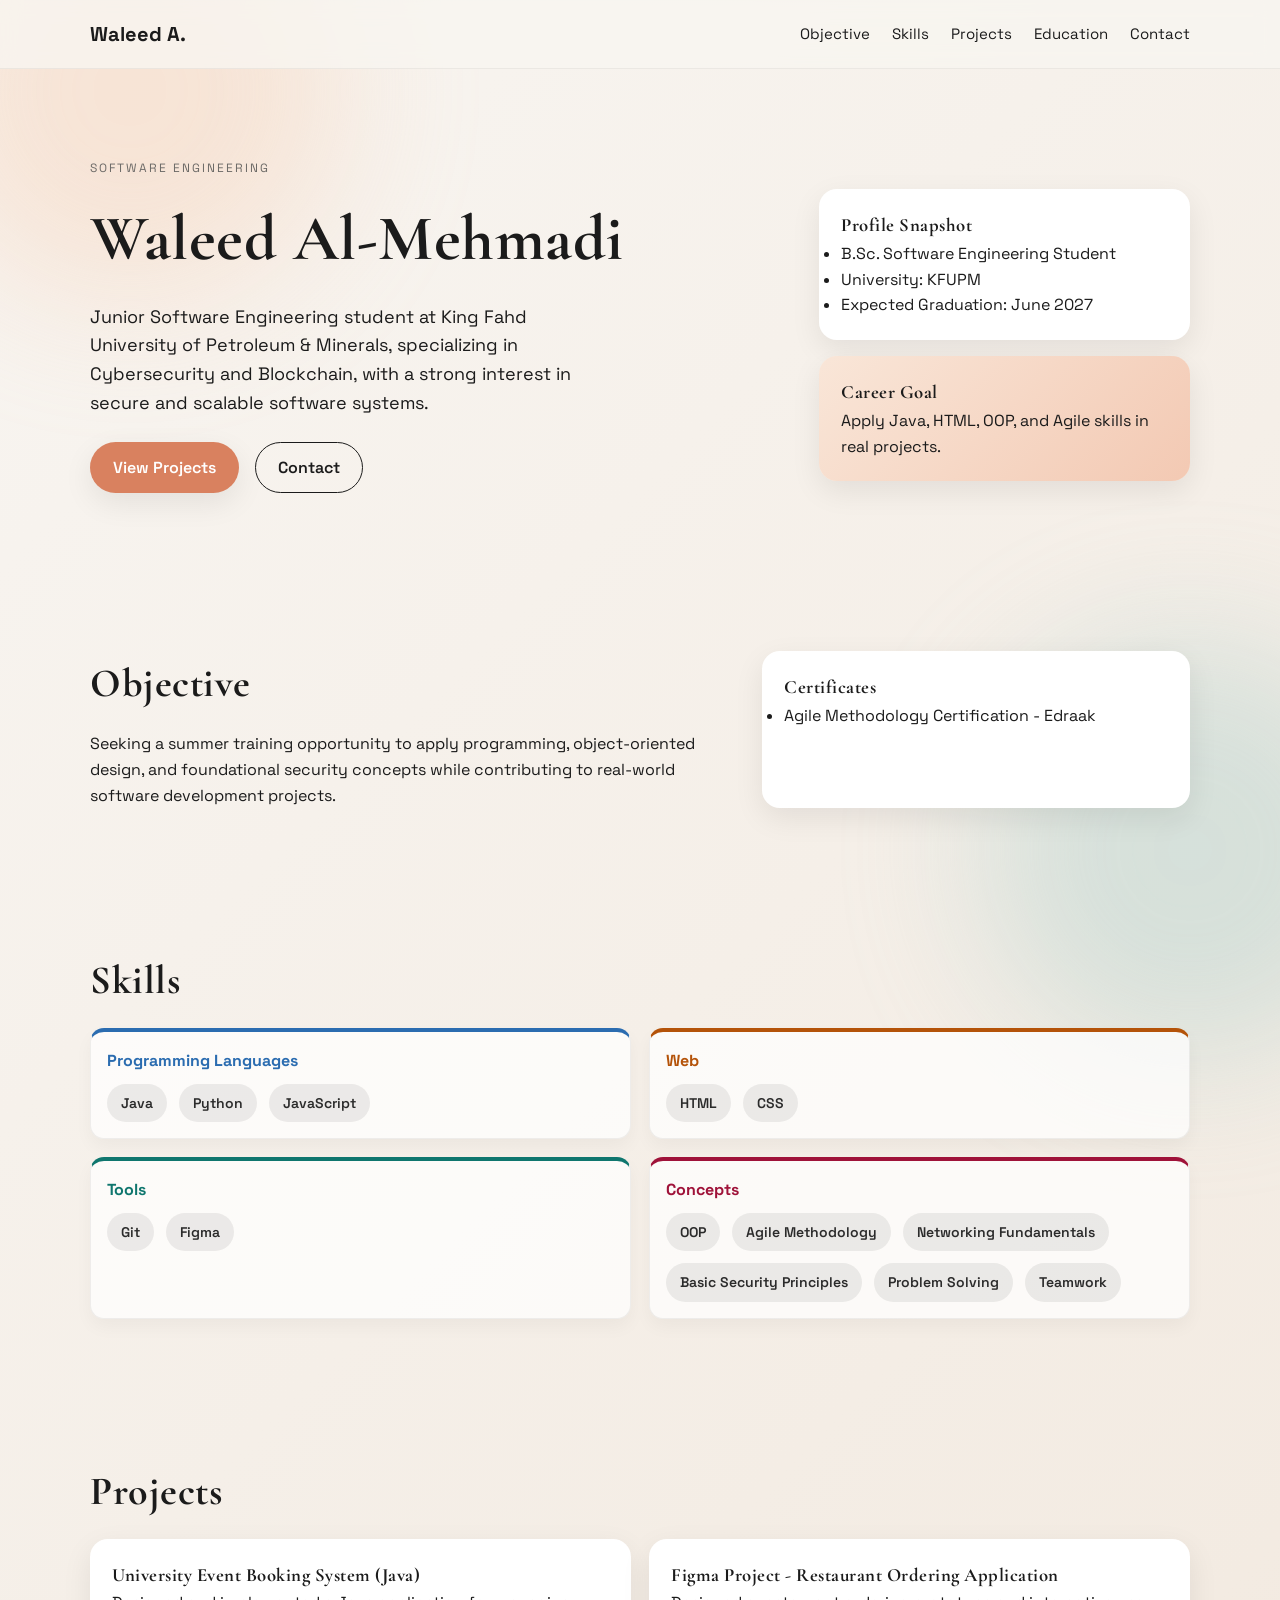
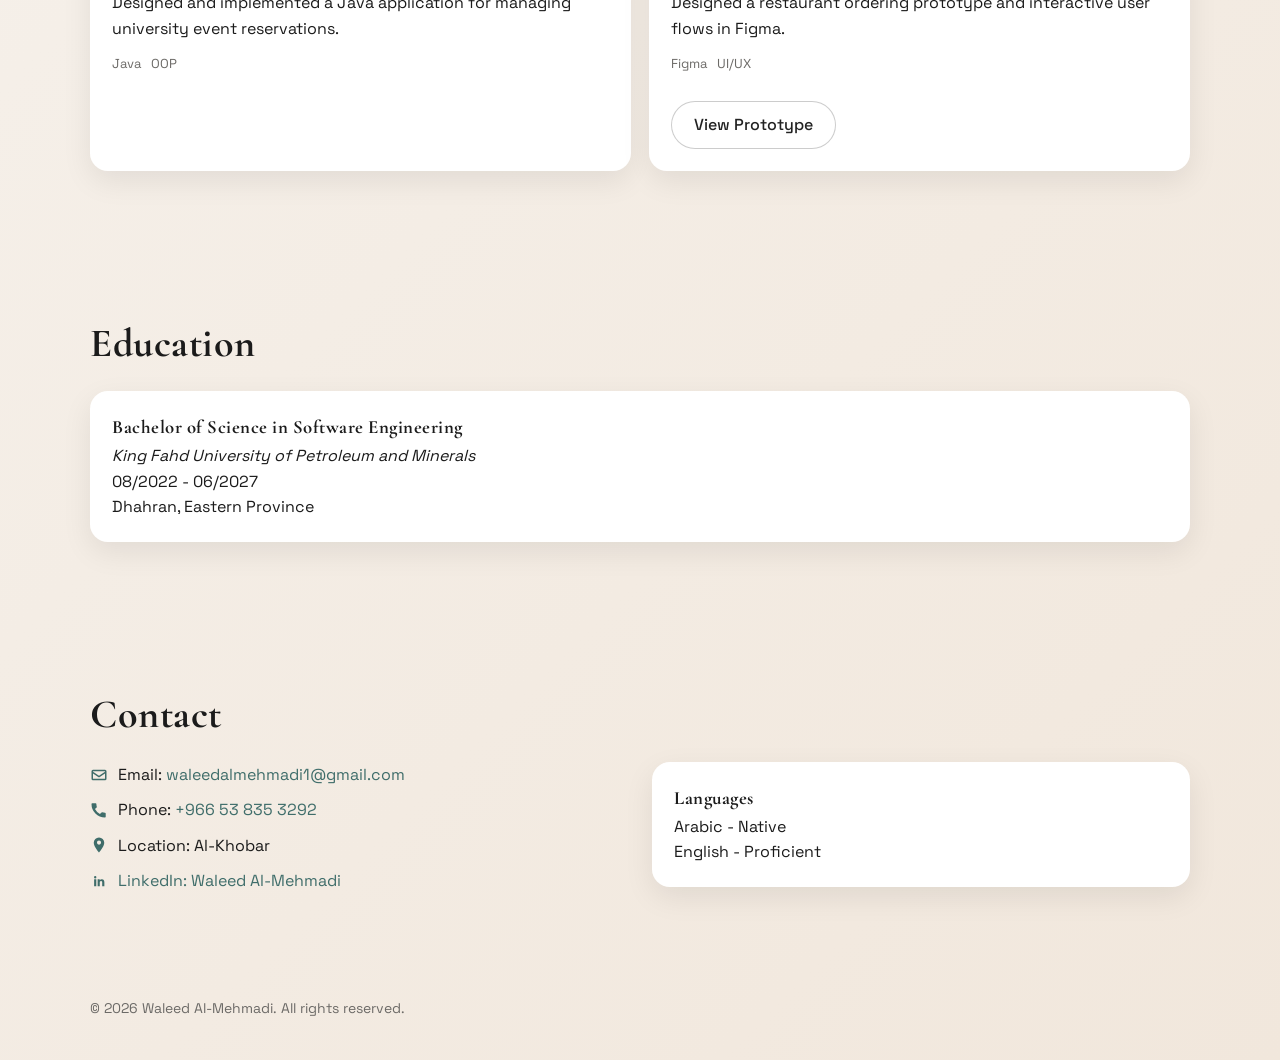
<file: index.html>
<!DOCTYPE html>
<html lang="en">
<head>
  <meta charset="UTF-8" />
  <meta name="viewport" content="width=device-width, initial-scale=1" />
  <title>Waleed Almehmadi | CV</title>
  <link rel="preconnect" href="https://fonts.googleapis.com" />
  <link rel="preconnect" href="https://fonts.gstatic.com" crossorigin />
  <link href="https://fonts.googleapis.com/css2?family=Cormorant+Garamond:wght@500;600;700&family=Space+Grotesk:wght@300;400;500;600;700&display=swap" rel="stylesheet" />
  <link rel="stylesheet" href="style.css" />
</head>
<body>
  <div class="bg-orb orb-a"></div>
  <div class="bg-orb orb-b"></div>

  <header class="site-header" id="top">
    <div class="container nav-wrap">
      <a class="logo" href="#top">Waleed A.</a>
      <nav class="nav" id="nav">
        <a href="#objective">Objective</a>
        <a href="#skills">Skills</a>
        <!-- <a href="#experience">Experience</a> -->
        <a href="#projects">Projects</a>
        <a href="#education">Education</a>
        <a href="#contact">Contact</a>
      </nav>
      <button class="nav-toggle" id="navToggle" aria-label="Toggle navigation">
        <span></span>
        <span></span>
        <span></span>
      </button>
    </div>
  </header>

  <main>
    <section class="hero">
      <div class="container hero-grid">
        <div class="hero-text">
          <p class="eyebrow">Software Engineering</p>
          <h1>Waleed Al-Mehmadi</h1>
          <p class="lead">
            Junior Software Engineering student at King Fahd University of Petroleum & Minerals, specializing in Cybersecurity and Blockchain, with a strong interest in secure and scalable software systems.
          </p>
          <div class="cta-row">
            <a class="btn primary" href="#projects">View Projects</a>
            <a class="btn ghost" href="#contact">Contact</a>
          </div>
          
        </div>
        <div class="hero-card">
          <div class="card">
            <h3>Profile Snapshot</h3>
            <ul>
              <li>B.Sc. Software Engineering Student</li>
              <li>University: KFUPM</li>
              <li>Expected Graduation: June 2027</li>
            </ul>
          </div>
          <div class="card accent">
            <h3>Career Goal</h3>
            <p>Apply Java, HTML, OOP, and Agile skills in real projects.</p>
          </div>
        </div>
      </div>
    </section>

    <section class="section" id="objective">
      <div class="container split">
        <div>
          <h2>Objective</h2>
          <p>
            Seeking a summer training opportunity to apply programming, object-oriented design, and foundational security concepts while contributing to real-world software development projects.
          </p>
          
        </div>
        <div class="card">
          <h3>Certificates</h3>
          <ul>
            <li>Agile Methodology Certification - Edraak</li>
          </ul>
        </div>
      </div>
    </section>

    <section class="section" id="skills">
      <div class="container">
        <h2>Skills</h2>
        <!-- <p class="skills-intro">Core technical skills organized by focus area.</p> -->
        <div class="skills-groups">
          <article class="skill-group tone-languages">
            <div class="skill-head">
              <p class="skill-label">Programming Languages</p>
            </div>
            <div class="chip-grid">
              <span class="chip">Java</span>
              <span class="chip">Python</span>
              <span class="chip">JavaScript</span>
            </div>
          </article>
          <article class="skill-group tone-web">
            <div class="skill-head">
              <p class="skill-label">Web</p>
            </div>
            <div class="chip-grid">
              <span class="chip">HTML</span>
              <span class="chip">CSS</span>
            </div>
          </article>
          <article class="skill-group tone-tools">
            <div class="skill-head">
              <p class="skill-label">Tools</p>
            </div>
            <div class="chip-grid">
              <span class="chip">Git</span>
              <span class="chip">Figma</span>
            </div>
          </article>
          <article class="skill-group tone-concepts">
            <div class="skill-head">
              <p class="skill-label">Concepts</p>
            </div>
            <div class="chip-grid">
              <span class="chip">OOP</span>
              <span class="chip">Agile Methodology</span>
              <span class="chip">Networking Fundamentals</span>
              <span class="chip">Basic Security Principles</span>
              <span class="chip">Problem Solving</span>
              <span class="chip">Teamwork</span>
            </div>
          </article>
        </div>
      </div>
    </section>

    <!-- <section class="section" id="experience">
      <div class="container">
        <h2>Experience</h2>
        <div class="timeline">
          <div class="timeline-item">
            <div class="time">2024</div>
            <div class="content">
              <h3>Academic Project - University Event Booking System</h3>
              <p><em>King Fahd University of Petroleum and Minerals</em></p>
              <p>Developed a Java-based application to manage university event reservations.</p>
              <p>Implemented event creation, booking, and seat management using OOP principles.</p>
            </div>
          </div>
        </div>
      </div>
    </section> -->

    <section class="section" id="projects">
      <div class="container">
        <h2>Projects</h2>
        <div class="project-grid">
          <article class="card project">
            <h3>University Event Booking System (Java)</h3>
            <p>Designed and implemented a Java application for managing university event reservations.</p>
            <div class="tags">
              <span>Java</span>
              <span>OOP</span>
            
            </div>
          </article>
          <article class="card project">
            <h3>Figma Project - Restaurant Ordering Application</h3>
            <p>Designed a restaurant ordering prototype and interactive user flows in Figma.</p>
            <div class="tags">
              <span>Figma</span>
              <span>UI/UX</span>
            </div>
            <div class="project-action">
              <a href="https://www.figma.com/proto/PANv7mBSfnQLidIhsKZ9Uz/eative-food-delivery-app--Community-?node-id=1264-1437&t=MwBD2bwjFwSL0x3p-1" target="_blank" rel="noopener noreferrer" class="demo-btn">View Prototype</a>
            </div>
          </article>
        </div>
      </div>
    </section>

    <section class="section" id="education">
      <div class="container">
        <h2>Education</h2>
        <div class="card">
          <h3>Bachelor of Science in Software Engineering</h3>
          <p><em>King Fahd University of Petroleum and Minerals</em></p>
          <p>08/2022 - 06/2027</p>
          <p>Dhahran, Eastern Province</p>
        </div>
      </div>
    </section>

    <section class="section" id="contact">
      <div class="container">
        <h2>Contact</h2>
        <div class="contact-grid">
          <div>
            <!-- <p>Reach out for internships, collaboration, or opportunities:</p> -->
            <ul class="contact-list">
              <li>
                <span class="contact-item">
                  <svg class="contact-icon" viewBox="0 0 24 24" aria-hidden="true">
                    <path fill="currentColor" d="M4 5h16a2 2 0 0 1 2 2v10a2 2 0 0 1-2 2H4a2 2 0 0 1-2-2V7a2 2 0 0 1 2-2Zm0 2v.51l8 5.34 8-5.34V7H4Zm16 10V9.92l-7.45 4.98a1 1 0 0 1-1.1 0L4 9.92V17h16Z"/>
                  </svg>
                  <span>Email: <a href="mailto:waleedalmehmadi1@gmail.com">waleedalmehmadi1@gmail.com</a></span>
                </span>
              </li>
              <li>
                <span class="contact-item">
                  <svg class="contact-icon" viewBox="0 0 24 24" aria-hidden="true">
                    <path fill="currentColor" d="M6.62 10.79a15.46 15.46 0 0 0 6.59 6.59l2.2-2.2a1 1 0 0 1 1.02-.24 11.2 11.2 0 0 0 3.52.56 1 1 0 0 1 1 1V21a1 1 0 0 1-1 1A17.93 17.93 0 0 1 2 4a1 1 0 0 1 1-1h4.5a1 1 0 0 1 1 1 11.2 11.2 0 0 0 .56 3.52 1 1 0 0 1-.24 1.02l-2.2 2.25Z"/>
                  </svg>
                  <span>Phone: <a href="tel:+966538353292">+966 53 835 3292</a></span>
                </span>
              </li>
              <li>
                <span class="contact-item">
                  <svg class="contact-icon" viewBox="0 0 24 24" aria-hidden="true">
                    <path fill="currentColor" d="M12 2a7 7 0 0 0-7 7c0 5.25 7 13 7 13s7-7.75 7-13a7 7 0 0 0-7-7Zm0 9.5A2.5 2.5 0 1 1 12 6a2.5 2.5 0 0 1 0 5.5Z"/>
                  </svg>
                  <span>Location: Al-Khobar</span>
                </span>
              </li>
              <li>
                <span class="contact-item">
                  <svg class="contact-icon" viewBox="0 0 24 24" aria-hidden="true">
                    <path fill="currentColor" d="M6.94 8.5A1.56 1.56 0 1 1 6.94 5.38a1.56 1.56 0 0 1 0 3.12ZM5.5 9.75h2.88V19H5.5V9.75Zm4.69 0h2.76v1.26h.04a3.03 3.03 0 0 1 2.72-1.5c2.9 0 3.44 1.9 3.44 4.37V19h-2.88v-4.53c0-1.08-.02-2.47-1.5-2.47-1.5 0-1.73 1.17-1.73 2.39V19h-2.85V9.75Z"/>
                  </svg>
                  <a href="https://www.linkedin.com/in/waleed-al-mehmadi-9793302b5" target="_blank" rel="noopener noreferrer">LinkedIn: Waleed Al-Mehmadi</a>
                </span>
              </li>
            </ul>
          </div>
          <div class="card">
            <h3>Languages</h3>
            <p>Arabic - Native</p>
            <p>English - Proficient</p>
          </div>
        </div>
      </div>
    </section>
  </main>

  <footer class="footer">
    <div class="container">
      <span>&copy; 2026 Waleed Al-Mehmadi. All rights reserved.</span>
    </div>
  </footer>

  <script src="script.js"></script>
</body>
</html>
</file>
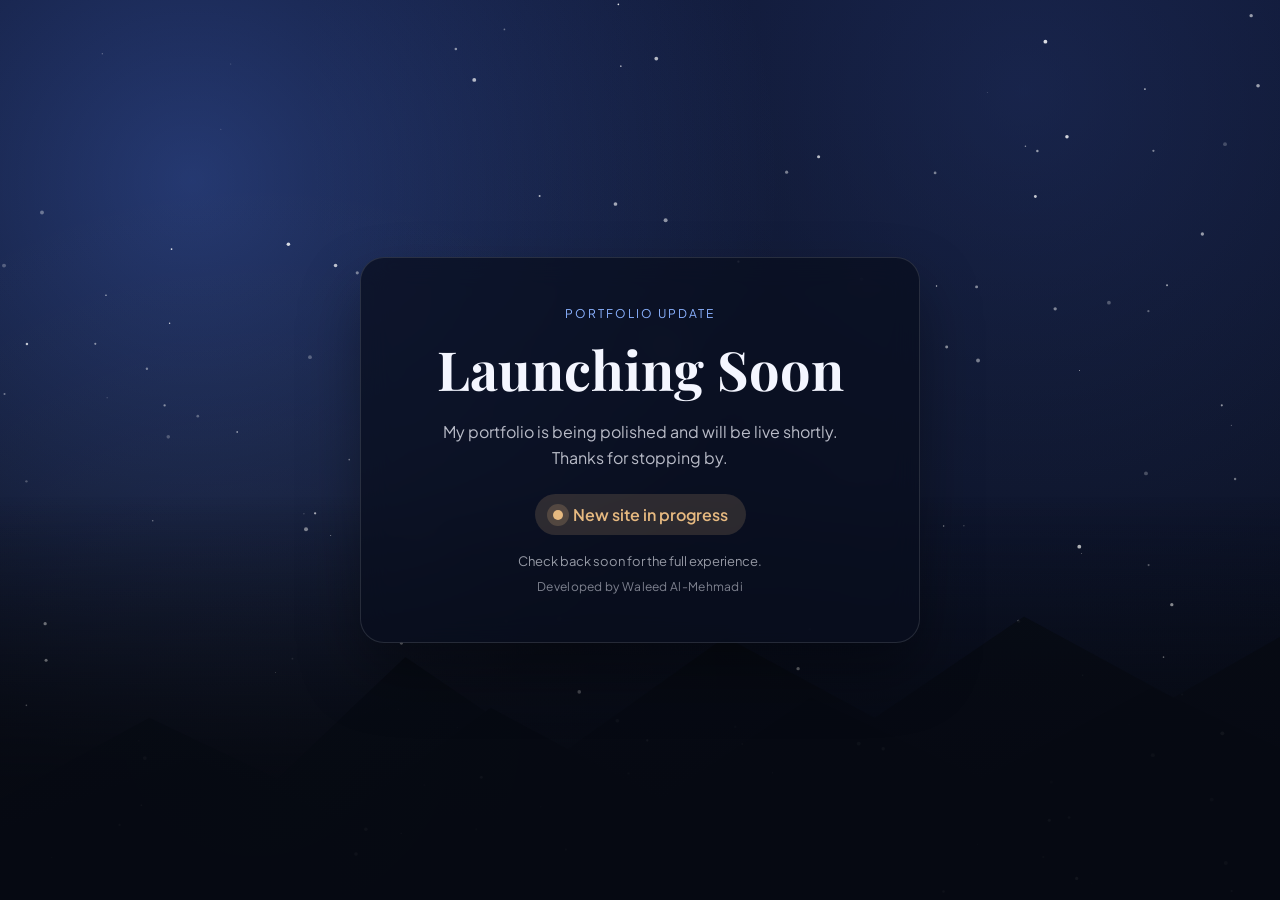
<file: indextest.html>
<!DOCTYPE html>
<html lang="en">
<head>
  <meta charset="UTF-8" />
  <meta name="viewport" content="width=device-width, initial-scale=1" />
  <title>Launching Soon!</title>
  <link rel="preconnect" href="https://fonts.googleapis.com" />
  <link rel="preconnect" href="https://fonts.gstatic.com" crossorigin />
  <link href="https://fonts.googleapis.com/css2?family=Playfair+Display:wght@600;700&family=Plus+Jakarta+Sans:wght@300;400;600&display=swap" rel="stylesheet" />
  <style>
    :root {
      --ink: #f4f6ff;
      --paper: #0a0f1f;
      --accent: #e6b980;
      --accent-2: #8bb2ff;
    }

    * {
      box-sizing: border-box;
      margin: 0;
      padding: 0;
    }

    body {
      min-height: 100vh;
      font-family: "Plus Jakarta Sans", sans-serif;
      color: var(--ink);
      background: var(--paper);
      overflow: hidden;
      display: grid;
      place-items: center;
    }

    .sky {
      position: fixed;
      inset: 0;
      background:
        radial-gradient(circle at 15% 20%, rgba(86, 132, 255, 0.35), transparent 45%),
        radial-gradient(circle at 80% 10%, rgba(40, 60, 120, 0.45), transparent 55%),
        radial-gradient(circle at 60% 80%, rgba(10, 15, 31, 0.95), transparent 60%),
        linear-gradient(180deg, #0b1128 0%, #0a0f1f 55%, #070a12 100%);
      animation: drift 24s ease-in-out infinite;
      z-index: -3;
    }

    @keyframes drift {
      0% {
        transform: translate3d(0, 0, 0) scale(1);
      }
      50% {
        transform: translate3d(-2%, -1%, 0) scale(1.03);
      }
      100% {
        transform: translate3d(0, 0, 0) scale(1);
      }
    }

    canvas#stars {
      position: fixed;
      inset: 0;
      z-index: -2;
    }

    .mountains {
      position: fixed;
      inset: auto 0 0 0;
      height: 45vh;
      background:
        linear-gradient(180deg, rgba(7, 10, 18, 0) 0%, rgba(7, 10, 18, 0.95) 70%),
        url("data:image/svg+xml;utf8,<svg xmlns='http://www.w3.org/2000/svg' viewBox='0 0 1200 400' preserveAspectRatio='none'><path d='M0,300 L140,220 L260,280 L380,160 L520,260 L680,140 L820,220 L960,120 L1100,200 L1200,140 L1200,400 L0,400 Z' fill='%23080c16'/><path d='M0,330 L180,260 L320,320 L460,210 L620,300 L760,200 L920,280 L1080,190 L1200,250 L1200,400 L0,400 Z' fill='%23060a12'/></svg>");
      background-size: cover;
      background-position: center bottom;
      opacity: 0.95;
      z-index: -1;
    }

    .mist {
      position: fixed;
      inset: 0;
      background: radial-gradient(circle at 20% 80%, rgba(255, 255, 255, 0.06), transparent 45%);
      opacity: 0.6;
      animation: mist 20s ease-in-out infinite;
      z-index: -1;
      pointer-events: none;
    }

    @keyframes mist {
      0% {
        transform: translate3d(0, 0, 0);
      }
      50% {
        transform: translate3d(2%, -1%, 0);
      }
      100% {
        transform: translate3d(0, 0, 0);
      }
    }

    .card {
      background: rgba(9, 14, 30, 0.75);
      border: 1px solid rgba(255, 255, 255, 0.12);
      border-radius: 24px;
      padding: 48px 56px;
      text-align: center;
      backdrop-filter: blur(14px);
      box-shadow: 0 30px 60px rgba(0, 0, 0, 0.35);
      max-width: 560px;
      width: min(90%, 560px);
    }

    .eyebrow {
      text-transform: uppercase;
      letter-spacing: 2px;
      font-size: 12px;
      color: var(--accent-2);
      margin-bottom: 12px;
    }

    h1 {
      font-family: "Playfair Display", serif;
      font-size: clamp(36px, 6vw, 54px);
      margin-bottom: 14px;
    }

    p {
      font-size: 16px;
      color: rgba(244, 246, 255, 0.75);
      margin-bottom: 24px;
      line-height: 1.6;
    }

    .status {
      display: inline-flex;
      align-items: center;
      gap: 10px;
      padding: 10px 18px;
      border-radius: 999px;
      background: rgba(230, 185, 128, 0.16);
      color: var(--accent);
      font-weight: 600;
    }

    .dot {
      width: 10px;
      height: 10px;
      border-radius: 50%;
      background: var(--accent);
      box-shadow: 0 0 0 6px rgba(230, 185, 128, 0.2);
      animation: pulse 2s ease-in-out infinite;
    }

    @keyframes pulse {
      0% {
        transform: scale(0.9);
        opacity: 0.7;
      }
      50% {
        transform: scale(1);
        opacity: 1;
      }
      100% {
        transform: scale(0.9);
        opacity: 0.7;
      }
    }

    .note {
      margin-top: 18px;
      font-size: 13px;
      color: rgba(244, 246, 255, 0.6);
    }

    .credit {
      margin-top: 10px;
      font-size: 12px;
      color: rgba(244, 246, 255, 0.5);
      letter-spacing: 0.3px;
    }
  </style>
</head>
<body>
  <div class="sky" aria-hidden="true"></div>
  <canvas id="stars" aria-hidden="true"></canvas>
  <div class="mist" aria-hidden="true"></div>
  <div class="mountains" aria-hidden="true"></div>

  <main class="card">
    <div class="eyebrow">Portfolio Update</div>
    <h1>Launching Soon</h1>
    <p>
      My portfolio is being polished and will be live shortly. Thanks for stopping by.
    </p>
    <div class="status">
      <span class="dot"></span>
      New site in progress
    </div>
    <div class="note">Check back soon for the full experience.</div>
    <div class="credit">Developed by Waleed Al-Mehmadi</div>
  </main>

  <script>
    const canvas = document.getElementById("stars");
    const ctx = canvas.getContext("2d");
    const stars = [];
    const shootingStars = [];
    const starCount = 140;
    const minSpawnDelay = 900;
    const maxSpawnDelay = 2600;
    let nextSpawnAt = 0;

    const resize = () => {
      canvas.width = window.innerWidth;
      canvas.height = window.innerHeight;
    };

    const initStars = () => {
      stars.length = 0;
      for (let i = 0; i < starCount; i += 1) {
        stars.push({
          x: Math.random() * canvas.width,
          y: Math.random() * canvas.height,
          size: Math.random() * 1.6 + 0.4,
          alpha: Math.random() * 0.7 + 0.2,
          drift: Math.random() * 0.3 + 0.05
        });
      }
    };

    const createShootingStar = () => {
      const startX = Math.random() * canvas.width * 0.65 + canvas.width * 0.2;
      const startY = Math.random() * canvas.height * 0.45;
      const speed = Math.random() * 7 + 8;
      const angle = (Math.PI / 180) * (Math.random() * 12 + 20);
      shootingStars.push({
        x: startX,
        y: startY,
        vx: Math.cos(angle) * speed,
        vy: Math.sin(angle) * speed,
        life: 0,
        maxLife: Math.random() * 18 + 42,
        length: Math.random() * 70 + 90
      });
    };

    const drawShootingStars = () => {
      const now = performance.now();
      if (now >= nextSpawnAt) {
        createShootingStar();
        nextSpawnAt = now + Math.random() * (maxSpawnDelay - minSpawnDelay) + minSpawnDelay;
      }

      for (let i = shootingStars.length - 1; i >= 0; i -= 1) {
        const meteor = shootingStars[i];
        meteor.x += meteor.vx;
        meteor.y += meteor.vy;
        meteor.life += 1;

        const progress = meteor.life / meteor.maxLife;
        const alpha = Math.max(0, 1 - progress);
        const tailX = meteor.x - meteor.vx * (meteor.length / 25);
        const tailY = meteor.y - meteor.vy * (meteor.length / 25);
        const gradient = ctx.createLinearGradient(meteor.x, meteor.y, tailX, tailY);
        gradient.addColorStop(0, `rgba(255, 245, 210, ${alpha})`);
        gradient.addColorStop(1, "rgba(255, 245, 210, 0)");

        ctx.globalAlpha = 1;
        ctx.strokeStyle = gradient;
        ctx.lineWidth = 2;
        ctx.beginPath();
        ctx.moveTo(meteor.x, meteor.y);
        ctx.lineTo(tailX, tailY);
        ctx.stroke();

        if (
          meteor.life >= meteor.maxLife ||
          meteor.x > canvas.width + 120 ||
          meteor.y > canvas.height + 120
        ) {
          shootingStars.splice(i, 1);
        }
      }
    };

    const draw = () => {
      ctx.clearRect(0, 0, canvas.width, canvas.height);
      ctx.fillStyle = "#ffffff";
      stars.forEach((star) => {
        ctx.globalAlpha = star.alpha;
        ctx.beginPath();
        ctx.arc(star.x, star.y, star.size, 0, Math.PI * 2);
        ctx.fill();
        star.x += star.drift * 0.3;
        star.y += star.drift * 0.1;
        if (star.x > canvas.width + 10) star.x = -10;
        if (star.y > canvas.height + 10) star.y = -10;
      });
      drawShootingStars();
      ctx.globalAlpha = 1;
      requestAnimationFrame(draw);
    };

    window.addEventListener("resize", () => {
      resize();
      initStars();
      shootingStars.length = 0;
    });

    resize();
    initStars();
    nextSpawnAt = performance.now() + 600;
    draw();
  </script>
</body>
</html>
</file>
<file: style.css>
:root {
  --ink: #1b1b1b;
  --paper: #f8f5f1;
  --accent: #d9815f;
  --accent-2: #3f6d6a;
  --muted: #6c6a67;
  --card: #ffffff;
  --shadow: 0 10px 30px rgba(0, 0, 0, 0.08);
}

* {
  box-sizing: border-box;
  margin: 0;
  padding: 0;
}

body {
  font-family: "Space Grotesk", sans-serif;
  color: var(--ink);
  background: linear-gradient(135deg, #f8f5f1 0%, #f1e7dc 100%);
  line-height: 1.6;
  overflow-x: hidden;
}

h1, h2, h3 {
  font-family: "Cormorant Garamond", serif;
  letter-spacing: 0.5px;
}

a {
  color: inherit;
  text-decoration: none;
}

.container {
  width: min(1100px, 92%);
  margin: 0 auto;
}

.bg-orb {
  position: fixed;
  width: 420px;
  height: 420px;
  border-radius: 50%;
  filter: blur(70px);
  opacity: 0.35;
  z-index: -1;
}

.orb-a {
  background: #f6c7a7;
  top: -120px;
  left: -80px;
}

.orb-b {
  background: #9fc8c5;
  bottom: -160px;
  right: -120px;
}

.site-header {
  position: sticky;
  top: 0;
  backdrop-filter: blur(10px);
  background: rgba(248, 245, 241, 0.8);
  border-bottom: 1px solid rgba(0, 0, 0, 0.05);
  z-index: 10;
}

.nav-wrap {
  display: flex;
  align-items: center;
  justify-content: space-between;
  padding: 18px 0;
}

.logo {
  font-weight: 700;
  font-size: 20px;
}

.nav {
  display: flex;
  gap: 22px;
  font-size: 15px;
}

.nav a {
  position: relative;
}

.nav a::after {
  content: "";
  position: absolute;
  left: 0;
  bottom: -6px;
  width: 0;
  height: 2px;
  background: var(--accent);
  transition: width 0.3s ease;
}

.nav a:hover::after,
.nav a.active::after {
  width: 100%;
}

.nav-toggle {
  display: none;
  flex-direction: column;
  gap: 5px;
  background: none;
  border: none;
  cursor: pointer;
}

.nav-toggle span {
  width: 24px;
  height: 2px;
  background: var(--ink);
}

.hero {
  padding: 90px 0 70px;
}

.hero-grid {
  display: grid;
  grid-template-columns: 1.3fr 0.7fr;
  gap: 40px;
  align-items: center;
}

.eyebrow {
  text-transform: uppercase;
  letter-spacing: 2px;
  color: var(--muted);
  font-size: 12px;
}

.hero h1 {
  font-size: clamp(38px, 6vw, 64px);
  margin: 10px 0 12px;
}

.lead {
  font-size: 18px;
  max-width: 520px;
}

.cta-row {
  margin: 24px 0 18px;
  display: flex;
  gap: 16px;
  flex-wrap: wrap;
}

.btn {
  padding: 12px 22px;
  border-radius: 999px;
  font-weight: 600;
  border: 1px solid transparent;
  display: inline-flex;
  align-items: center;
  justify-content: center;
  transition: transform 0.2s ease, box-shadow 0.2s ease;
}

.btn.primary {
  background: var(--accent);
  color: white;
  box-shadow: var(--shadow);
}

.btn.ghost {
  border-color: var(--ink);
  color: var(--ink);
}

.btn:hover {
  transform: translateY(-2px);
}

.meta {
  display: grid;
  gap: 6px;
  color: var(--muted);
  font-size: 14px;
}

.hero-card {
  display: grid;
  gap: 16px;
}

.card {
  background: var(--card);
  padding: 22px;
  border-radius: 18px;
  box-shadow: var(--shadow);
}

.card.accent {
  background: linear-gradient(135deg, #f9e6d8 0%, #f3c9b3 100%);
}

.section {
  padding: 70px 0;
}

.section h2 {
  font-size: clamp(28px, 4vw, 40px);
  margin-bottom: 16px;
}

.split {
  display: grid;
  grid-template-columns: 1.2fr 0.8fr;
  gap: 30px;
}

.chip-grid {
  display: flex;
  flex-wrap: wrap;
  gap: 12px;
}

.skills-intro {
  color: var(--muted);
  margin-bottom: 18px;
}

.skills-groups {
  display: grid;
  grid-template-columns: repeat(2, minmax(0, 1fr));
  gap: 18px;
}

.skill-group {
  --group-color: var(--accent-2);
  background: rgba(255, 255, 255, 0.72);
  border: 1px solid rgba(0, 0, 0, 0.06);
  border-top: 4px solid var(--group-color);
  border-radius: 14px;
  padding: 16px;
  box-shadow: 0 8px 18px rgba(0, 0, 0, 0.04);
  transition: transform 0.2s ease, box-shadow 0.2s ease;
}

.skill-group:hover {
  transform: translateY(-2px);
  box-shadow: 0 12px 26px rgba(0, 0, 0, 0.08);
}

.skill-head {
  margin-bottom: 10px;
}

.skill-label {
  font-weight: 700;
  color: var(--group-color);
}

.tone-languages {
  --group-color: #2b6cb0;
}

.tone-web {
  --group-color: #b45309;
}

.tone-tools {
  --group-color: #0f766e;
}

.tone-concepts {
  --group-color: #9f1239;
}

#skills .chip {
  background: rgba(27, 27, 27, 0.08);
  color: #2b2b2b;
}

.chip {
  padding: 8px 14px;
  border-radius: 999px;
  background: rgba(63, 109, 106, 0.12);
  color: var(--accent-2);
  font-weight: 600;
  font-size: 14px;
}

.timeline {
  display: grid;
  gap: 18px;
}

.timeline-item {
  display: grid;
  grid-template-columns: 120px 1fr;
  gap: 20px;
  align-items: start;
}

.time {
  font-weight: 700;
  color: var(--accent-2);
}

.project-grid {
  display: grid;
  grid-template-columns: repeat(auto-fit, minmax(240px, 1fr));
  gap: 18px;
}

.tags {
  display: flex;
  gap: 10px;
  flex-wrap: wrap;
  margin: 12px 0;
  font-size: 13px;
  color: var(--muted);
}

.link {
  color: var(--accent-2);
  font-weight: 600;
}

.contact-grid {
  display: grid;
  grid-template-columns: 1fr 1fr;
  gap: 24px;
  align-items: start;
}

.contact-list {
  display: grid;
  gap: 6px;
  list-style: none;
}

.contact-item {
  display: inline-flex;
  align-items: center;
  gap: 10px;
}

.contact-icon {
  width: 18px;
  height: 18px;
  color: var(--accent-2);
  flex-shrink: 0;
}

.contact-list a {
  color: var(--accent-2);
}

.contact-list a:hover {
  text-decoration: underline;
}

.contact-form {
  display: grid;
  gap: 12px;
}

input, textarea {
  padding: 12px 14px;
  border-radius: 10px;
  border: 1px solid rgba(0, 0, 0, 0.1);
  font-family: inherit;
}

.footer {
  padding: 30px 0 40px;
  color: var(--muted);
  font-size: 14px;
}

.reveal {
  opacity: 0;
  transform: translateY(18px);
  transition: all 0.6s ease;
}

.reveal.visible {
  opacity: 1;
  transform: translateY(0);
}

@media (max-width: 900px) {
  .hero-grid,
  .split,
  .contact-grid {
    grid-template-columns: 1fr;
  }

  .skills-groups {
    grid-template-columns: 1fr;
  }

  .timeline-item {
    grid-template-columns: 1fr;
  }
}

@media (max-width: 760px) {
  .nav {
    position: absolute;
    right: 4%;
    top: 64px;
    background: var(--card);
    box-shadow: var(--shadow);
    padding: 14px 18px;
    border-radius: 12px;
    flex-direction: column;
    display: none;
  }

  .nav.open {
    display: flex;
  }

  .nav-toggle {
    display: flex;
  }
}
.demo-btn {
  display: inline-block;
  padding: 10px 22px;
  border-radius: 30px;
  background: rgba(255, 255, 255, 0.6);
  backdrop-filter: blur(5px);
  border: 1px solid rgba(0, 0, 0, 0.2);
  color: #222;
  font-weight: 500;
  text-decoration: none;
  transition: 0.3s ease;
  margin-top: 15px;
  align-self: flex-start;
}

.demo-btn:hover {
  background: #222;
  color: white;
}

.project-action {
  margin-top: 8px;
}
</file>
